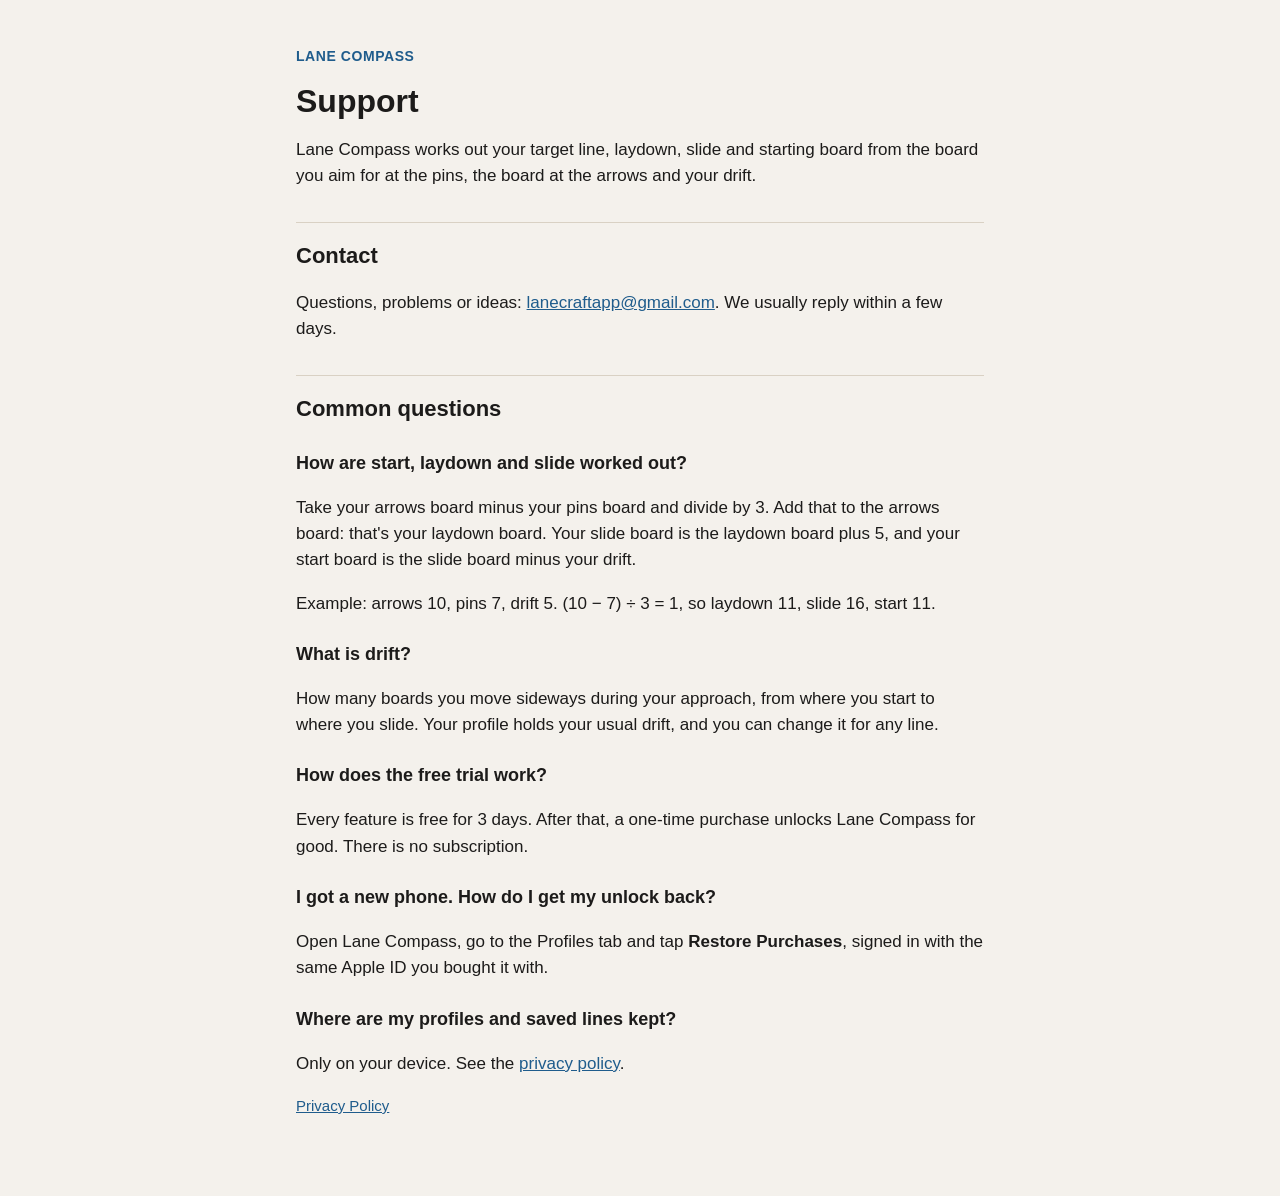
<file: index.html>
<!doctype html>
<html lang="en">
<head>
<meta charset="utf-8">
<meta name="viewport" content="width=device-width, initial-scale=1">
<title>Lane Compass Support</title>
<link rel="stylesheet" href="style.css">
</head>
<body>
<main>
  <p class="brand">Lane Compass</p>
  <h1>Support</h1>
  <p>Lane Compass works out your target line, laydown, slide and starting board from the board you aim for at the pins, the board at the arrows and your drift.</p>

  <h2>Contact</h2>
  <p>Questions, problems or ideas: <a href="mailto:lanecraftapp@gmail.com">lanecraftapp@gmail.com</a>. We usually reply within a few days.</p>

  <h2>Common questions</h2>

  <h3>How are start, laydown and slide worked out?</h3>
  <p>Take your arrows board minus your pins board and divide by 3. Add that to the arrows board: that's your laydown board. Your slide board is the laydown board plus 5, and your start board is the slide board minus your drift.</p>
  <p>Example: arrows 10, pins 7, drift 5. (10 − 7) ÷ 3 = 1, so laydown 11, slide 16, start 11.</p>

  <h3>What is drift?</h3>
  <p>How many boards you move sideways during your approach, from where you start to where you slide. Your profile holds your usual drift, and you can change it for any line.</p>

  <h3>How does the free trial work?</h3>
  <p>Every feature is free for 3 days. After that, a one-time purchase unlocks Lane Compass for good. There is no subscription.</p>

  <h3>I got a new phone. How do I get my unlock back?</h3>
  <p>Open Lane Compass, go to the Profiles tab and tap <strong>Restore Purchases</strong>, signed in with the same Apple ID you bought it with.</p>

  <h3>Where are my profiles and saved lines kept?</h3>
  <p>Only on your device. See the <a href="privacy.html">privacy policy</a>.</p>

  <p class="muted"><a href="privacy.html">Privacy Policy</a></p>
</main>
</body>
</html>
</file>
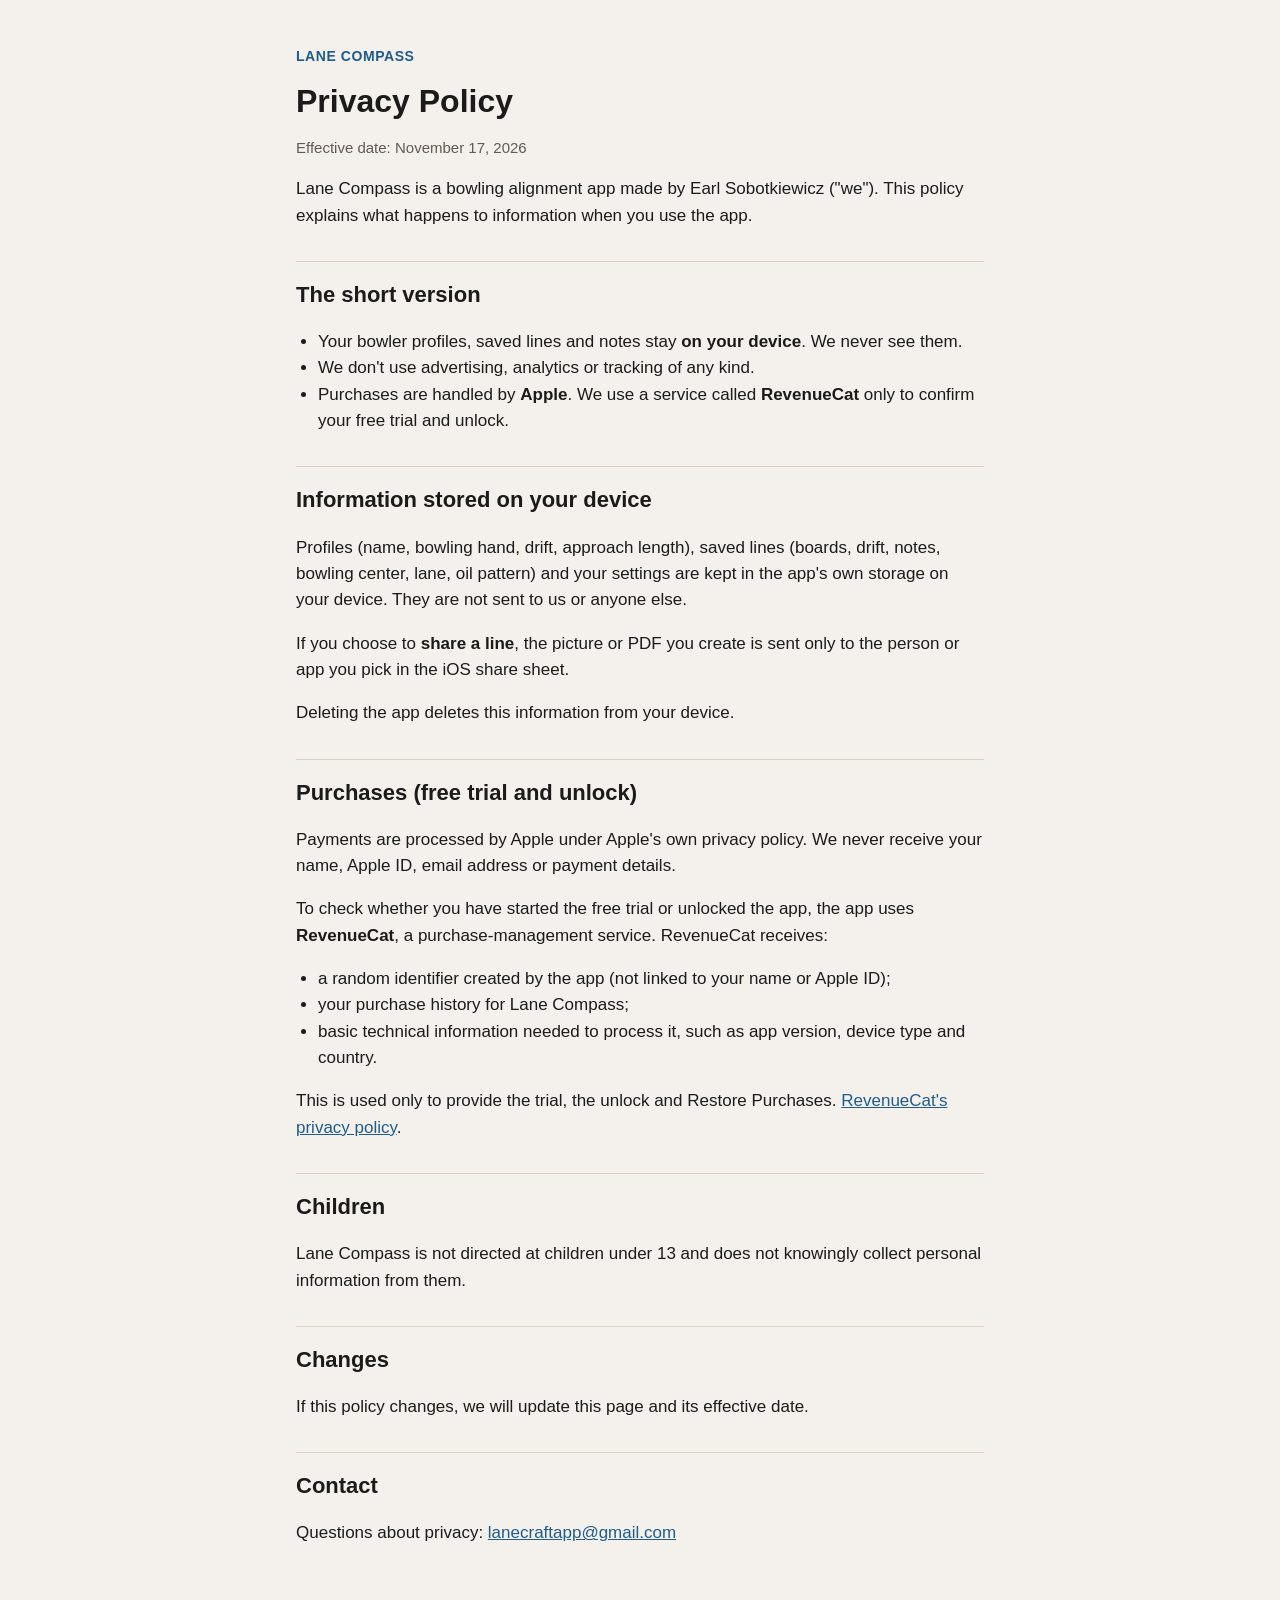
<file: privacy.html>
<!doctype html>
<html lang="en">
<head>
<meta charset="utf-8">
<meta name="viewport" content="width=device-width, initial-scale=1">
<title>Lane Compass Privacy Policy</title>
<link rel="stylesheet" href="style.css">
</head>
<body>
<main>
  <p class="brand"><a href="index.html">Lane Compass</a></p>
  <h1>Privacy Policy</h1>
  <p class="muted">Effective date: November 17, 2026</p>

  <p>Lane Compass is a bowling alignment app made by Earl Sobotkiewicz ("we"). This policy explains what happens to information when you use the app.</p>

  <h2>The short version</h2>
  <ul>
    <li>Your bowler profiles, saved lines and notes stay <strong>on your device</strong>. We never see them.</li>
    <li>We don't use advertising, analytics or tracking of any kind.</li>
    <li>Purchases are handled by <strong>Apple</strong>. We use a service called <strong>RevenueCat</strong> only to confirm your free trial and unlock.</li>
  </ul>

  <h2>Information stored on your device</h2>
  <p>Profiles (name, bowling hand, drift, approach length), saved lines (boards, drift, notes, bowling center, lane, oil pattern) and your settings are kept in the app's own storage on your device. They are not sent to us or anyone else.</p>
  <p>If you choose to <strong>share a line</strong>, the picture or PDF you create is sent only to the person or app you pick in the iOS share sheet.</p>
  <p>Deleting the app deletes this information from your device.</p>

  <h2>Purchases (free trial and unlock)</h2>
  <p>Payments are processed by Apple under Apple's own privacy policy. We never receive your name, Apple ID, email address or payment details.</p>
  <p>To check whether you have started the free trial or unlocked the app, the app uses <strong>RevenueCat</strong>, a purchase-management service. RevenueCat receives:</p>
  <ul>
    <li>a random identifier created by the app (not linked to your name or Apple ID);</li>
    <li>your purchase history for Lane Compass;</li>
    <li>basic technical information needed to process it, such as app version, device type and country.</li>
  </ul>
  <p>This is used only to provide the trial, the unlock and Restore Purchases. <a href="https://www.revenuecat.com/privacy">RevenueCat's privacy policy</a>.</p>

  <h2>Children</h2>
  <p>Lane Compass is not directed at children under 13 and does not knowingly collect personal information from them.</p>

  <h2>Changes</h2>
  <p>If this policy changes, we will update this page and its effective date.</p>

  <h2>Contact</h2>
  <p>Questions about privacy: <a href="mailto:lanecraftapp@gmail.com">lanecraftapp@gmail.com</a></p>
</main>
</body>
</html>
</file>
<file: style.css>
:root {
  --bg: #f4f1ec;
  --surface: #ffffff;
  --text: #1c1b1a;
  --muted: #5f5a54;
  --link: #1f5c8c;
  --border: #d9d1c4;
}
@media (prefers-color-scheme: dark) {
  :root {
    --bg: #141312;
    --surface: #1f1e1c;
    --text: #f2efea;
    --muted: #aba49a;
    --link: #7db3e0;
    --border: #3a3734;
  }
}
* { box-sizing: border-box; }
body {
  margin: 0;
  background: var(--bg);
  color: var(--text);
  font: 17px/1.55 -apple-system, BlinkMacSystemFont, "Segoe UI", Roboto, sans-serif;
}
main {
  max-width: 720px;
  margin: 0 auto;
  padding: 32px 16px 64px;
}
.brand { font-weight: 800; letter-spacing: 0.04em; text-transform: uppercase; font-size: 14px; color: var(--link); }
.brand a { text-decoration: none; }
h1 { font-size: 32px; line-height: 1.2; margin: 8px 0 16px; }
h2 { font-size: 22px; margin: 32px 0 8px; padding-top: 16px; border-top: 1px solid var(--border); }
h3 { font-size: 18px; margin: 24px 0 4px; }
a { color: var(--link); }
.muted { color: var(--muted); font-size: 15px; }
ul { padding-left: 22px; }
</file>
